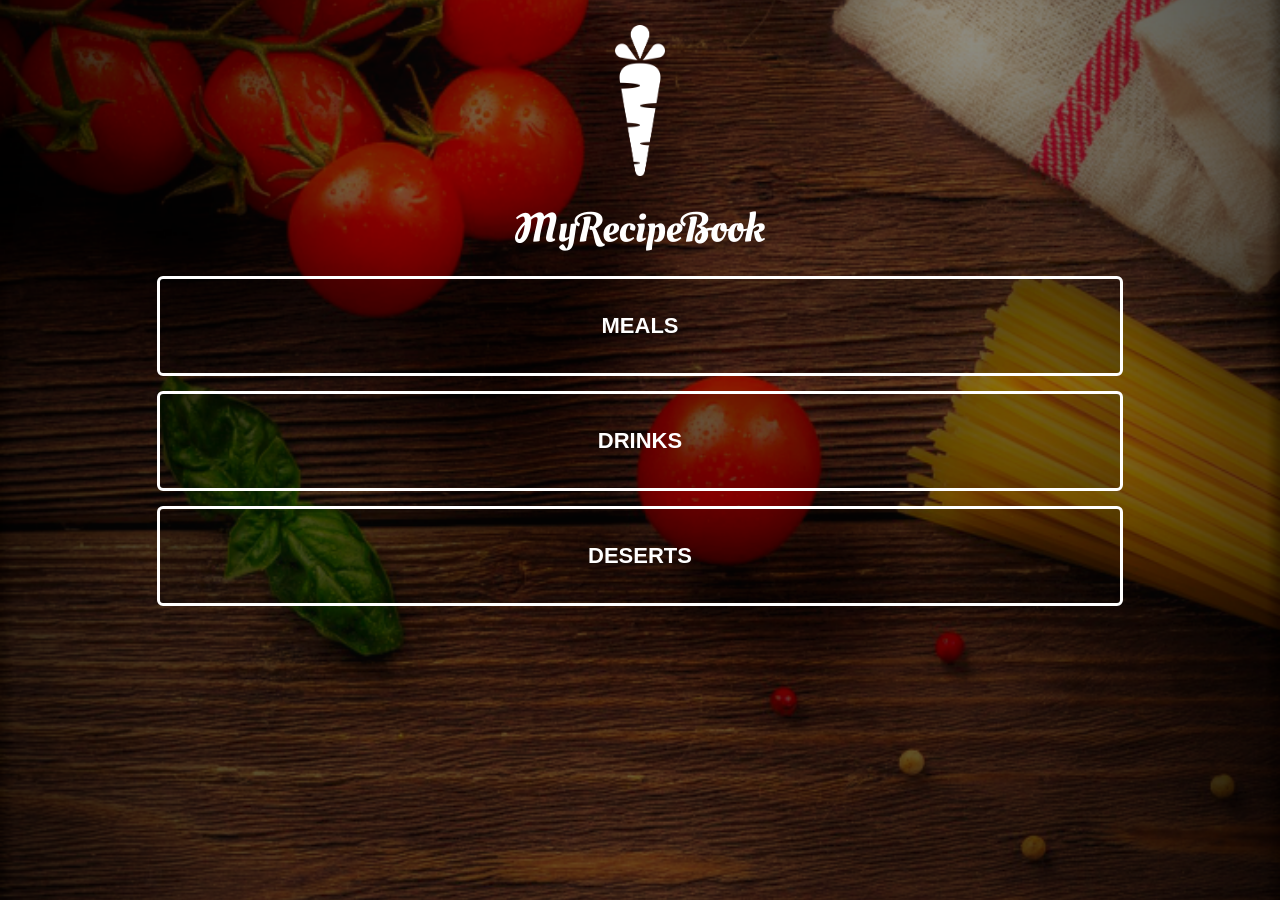
<file: index.html>
<!DOCTYPE html>
<html lang="en">
    <head>
        <meta charset="UTF-8" />
        <title>My Recipe Book</title>
        <link rel="stylesheet" href="style.css">
    </head>
    
    <body class="body-home">
        <div id="home">
            
            <img src="images/logo-img.png" id="home-logo-img">
            <img src="images/logo-text.png" id="home-logo-text">
            
        <div class="home-menu">
            
            <a href="meals.html" class="home-menu-item">
                <p>Meals</p>
            </a>
            
            <a href="drinks.html" class="home-menu-item">
                <p>Drinks</p>
            </a>
            
            <a href="deserts.html" class="home-menu-item">
                <p>Deserts</p>
            </a>
            
        </div>    
                             
        </div>
    </body>
</html>
</file>
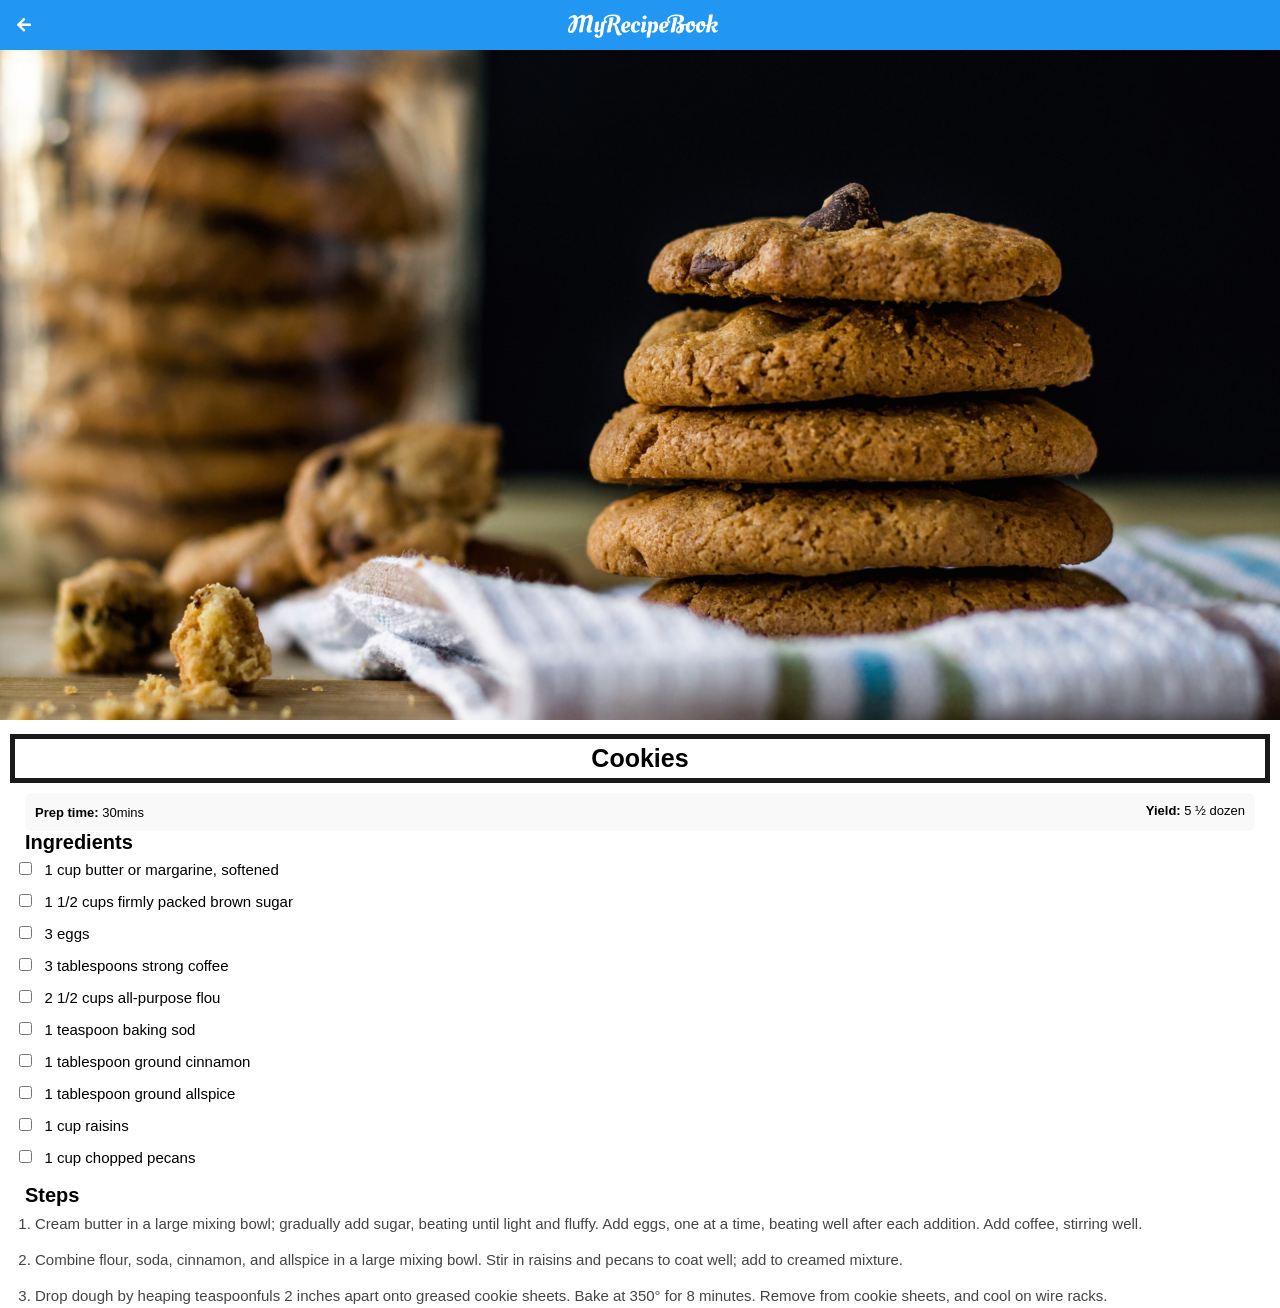
<file: cookies.html>
<!DOCTYPE html>
<html lang="en">
    <head>
        <meta charset="UTF-8" />
        <title>My Recipe Book | Meals | Cookies</title>
        <link rel="stylesheet" href="style.css">
        <link rel="stylesheet" href="fontAwesome/css/all.css">
    </head>
    
    <body class="body-recipes">
        
        <div class="header">
            <a href="meals.html">
                <i class="fas fa-arrow-left"></i>
            </a>
            
            <img src="images/logo-text.png">
        </div>
        
        <div id="recope">
            
            <div class="recipe-details">
                <img src="images/cookies.png">
                
                <h1>Cookies</h1>
                
                <div class="recipe-details-info">
                    <p><b>Prep time: </b>30mins</p>
                    <p style="float: right;"><b>Yield: </b>5 ½ dozen</p>
                </div>
                
                <div class="recipe-details-ingredients">
                    <h2>Ingredients</h2>
                    
                    <input id="check-01" type="checkbox">
                    <label for="check-01">1 cup butter or margarine, softened</label>
                    <br>
                    <input id="check-02" type="checkbox">
                    <label for="check-02">1 1/2 cups firmly packed brown sugar</label>
                    <br>
                    <input id="check-03" type="checkbox">
                    <label for="check-03">3 eggs</label>
                    <br>
                    <input id="check-04" type="checkbox">
                    <label for="check-04">3 tablespoons strong coffee</label>
                    <br>
                    <input id="check-05" type="checkbox">
                    <label for="check-05">2 1/2 cups all-purpose flou</label>
                    <br>
                    <input id="check-06" type="checkbox">
                    <label for="check-06">1 teaspoon baking sod</label>
                    <br>
                    <input id="check-07" type="checkbox">
                    <label for="check-07">1 tablespoon ground cinnamon</label>
                    <br>
                    <input id="check-08" type="checkbox">
                    <label for="check-08">1 tablespoon ground allspice</label>
                    <br>
                    <input id="check-09" type="checkbox">
                    <label for="check-09">1 cup raisins</label>
                    <br>
                    <input id="check-10" type="checkbox">
                    <label for="check-10">1 cup chopped pecans</label>
                </div>
                
                <div class="recipe-details-steps">
                    <h2>Steps</h2>
                    
                    <ol>
                        <li>Cream butter in a large mixing bowl; gradually add sugar, beating until light and fluffy. Add eggs, one at a time, beating well after each addition. Add coffee, stirring well.</li>
                        <li>Combine flour, soda, cinnamon, and allspice in a large mixing bowl. Stir in raisins and pecans to coat well; add to creamed mixture.</li>
                        <li>Drop dough by heaping teaspoonfuls 2 inches apart onto greased cookie sheets. Bake at 350° for 8 minutes. Remove from cookie sheets, and cool on wire racks.</li>
                    </ol>
                </div>
                
            </div>
                             
        </div>
    </body>
</html>
</file>
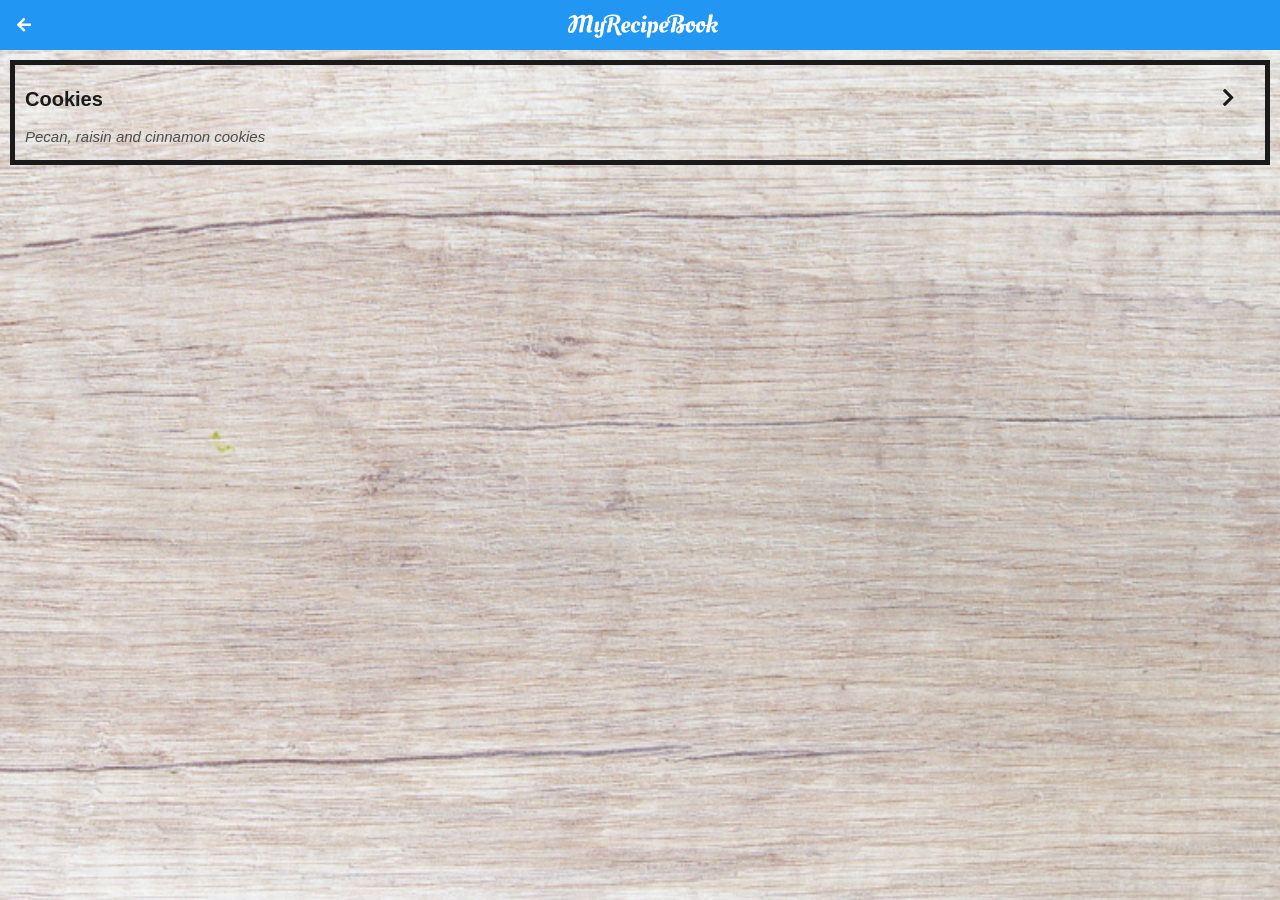
<file: deserts.html>
<!DOCTYPE html>
<html lang="en">
    <head>
        <meta charset="UTF-8" />
        <title>My Recipe Book | Meals</title>
        <link rel="stylesheet" href="style.css">
        <link rel="stylesheet" href="fontAwesome/css/all.css">
    </head>
    
    <body class="body-meals">
        
        <div class="header">
            <a href="index.html">
                <i class="fas fa-arrow-left"></i>
            </a>
            
            <img src="images/logo-text.png">
        </div>
        
        <div id="meals">
            
            <div class="meals-list">
            
                <a href="cookies.html">
                    <div class="meals-list-item">
                        <h1>Cookies<i class="fas fa-chevron-right"></i></h1>
                        
                        <p>Pecan, raisin and cinnamon cookies</p>
                    </div>
                </a>
                
            </div> 
                             
        </div>
    </body>
</html>
</file>
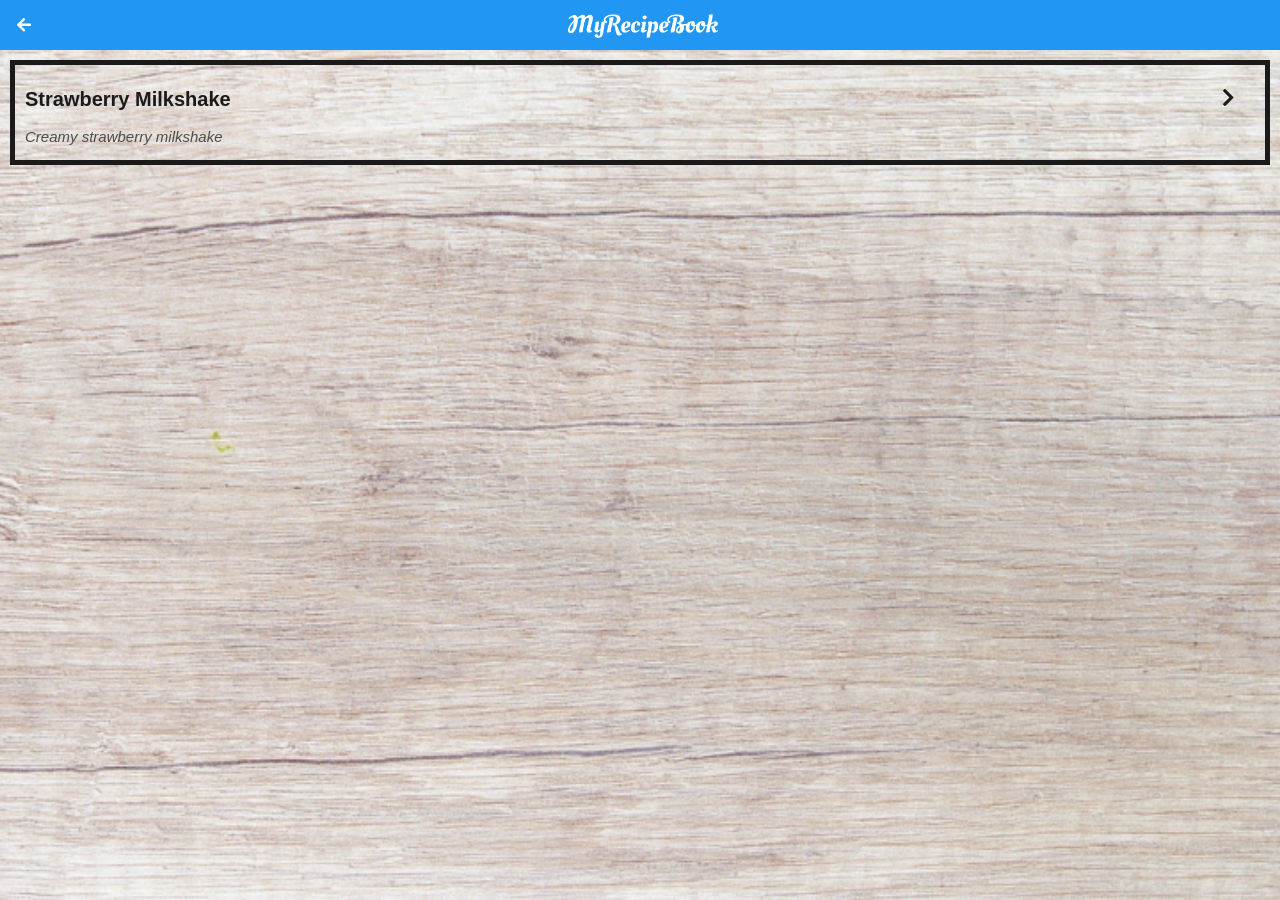
<file: drinks.html>
<!DOCTYPE html>
<html lang="en">
    <head>
        <meta charset="UTF-8" />
        <title>My Recipe Book | Drinks</title>
        <link rel="stylesheet" href="style.css">
        <link rel="stylesheet" href="fontAwesome/css/all.css">
    </head>
    
    <body class="body-meals">
        
        <div class="header">
            <a href="index.html">
                <i class="fas fa-arrow-left"></i>
            </a>
            
            <img src="images/logo-text.png">
        </div>
        
        <div id="meals">
            
            <div class="meals-list">
            
                <a href="strawberryMilkshake.html">
                    <div class="meals-list-item">
                        <h1>Strawberry Milkshake<i class="fas fa-chevron-right"></i></h1>
                        
                        <p>Creamy strawberry milkshake</p>
                    </div>
                </a>
                
            </div> 
                             
        </div>
    </body>
</html>
</file>
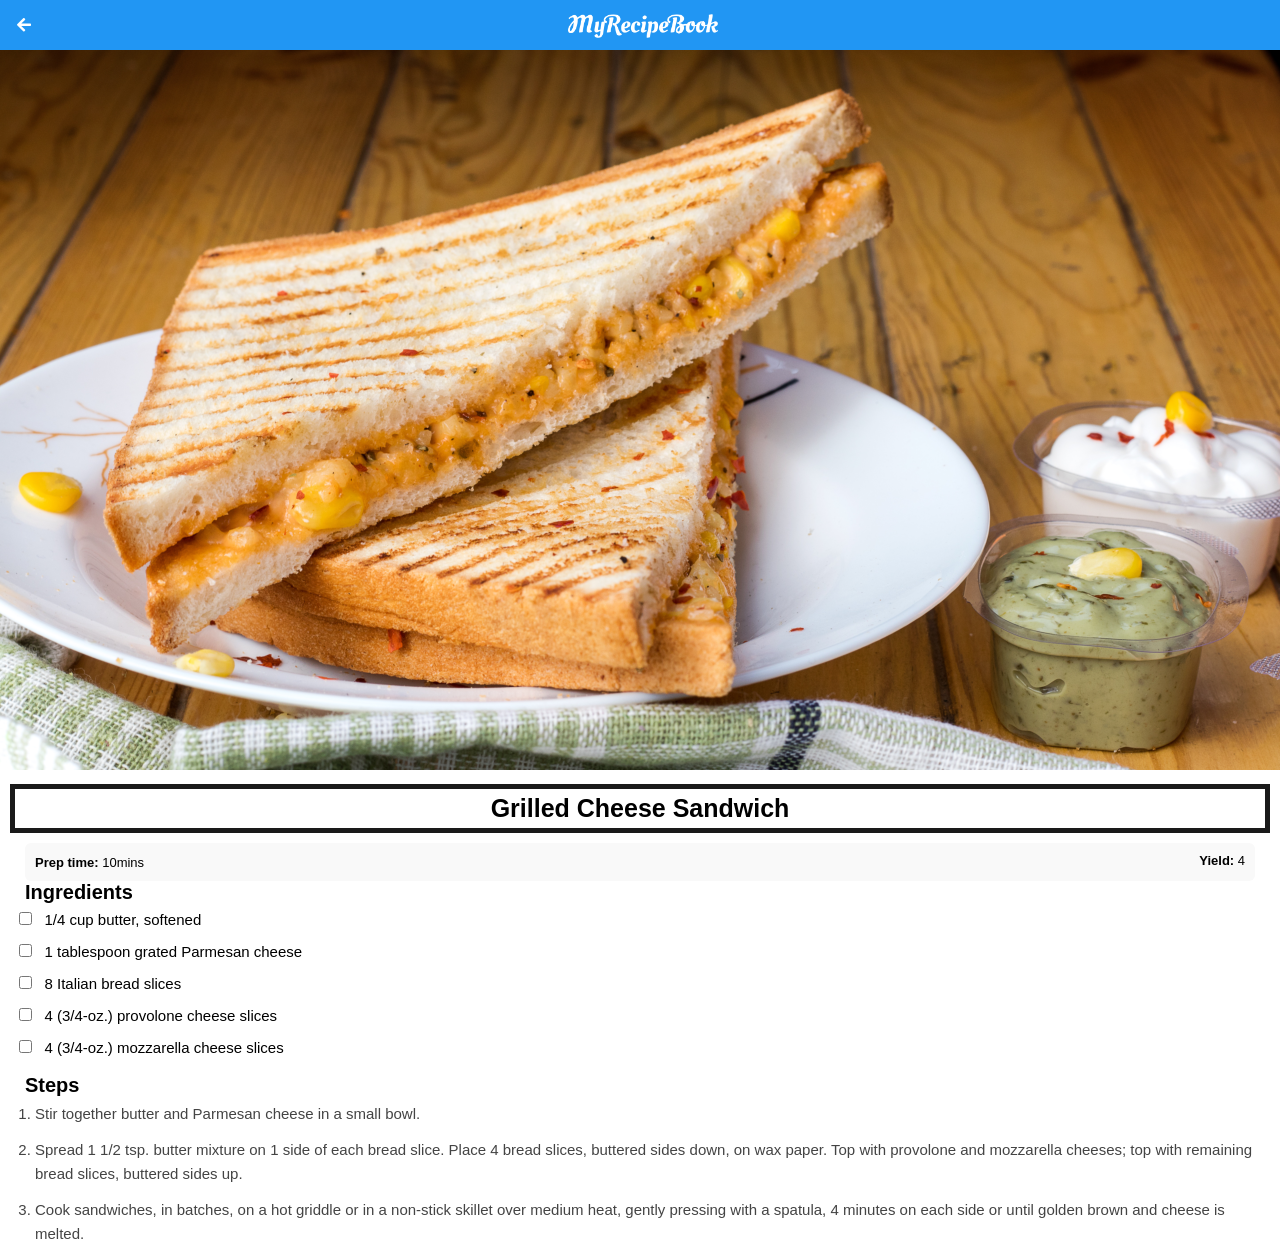
<file: grilledCheese.html>
<!DOCTYPE html>
<html lang="en">
    <head>
        <meta charset="UTF-8" />
        <title>My Recipe Book | Meals | Grilled Cheese</title>
        <link rel="stylesheet" href="style.css">
        <link rel="stylesheet" href="fontAwesome/css/all.css">
    </head>
    
    <body class="body-recipes">
        
        <div class="header">
            <a href="meals.html">
                <i class="fas fa-arrow-left"></i>
            </a>
            
            <img src="images/logo-text.png">
        </div>
        
        <div id="recipe">
            
            <div class="recipe-details">
                <img src="images/grilledCheese.png">
                
                <h1>Grilled Cheese Sandwich</h1>
                
                <div class="recipe-details-info">
                    <p><b>Prep time: </b>10mins</p>
                    <p style="float: right;"><b>Yield: </b>4</p>
                </div>
                
                <div class="recipe-details-ingredients">
                    <h2>Ingredients</h2>
                    
                    <input id="check-01" type="checkbox">
                    <label for="check-01">1/4 cup butter, softened</label>
                    <br>
                    <input id="check-02" type="checkbox">
                    <label for="check-02">1 tablespoon grated Parmesan cheese</label>
                    <br>
                    <input id="check-03" type="checkbox">
                    <label for="check-03">8 Italian bread slices</label>
                    <br>
                    <input id="check-04" type="checkbox">
                    <label for="check-04">4 (3/4-oz.) provolone cheese slices</label>
                    <br>
                    <input id="check-05" type="checkbox">
                    <label for="check-05">4 (3/4-oz.) mozzarella cheese slices</label>
                </div>
                
                <div class="recipe-details-steps">
                    <h2>Steps</h2>
                    
                    <ol>
                        <li>Stir together butter and Parmesan cheese in a small bowl.</li>
                        <li>Spread 1 1/2 tsp. butter mixture on 1 side of each bread slice. Place 4 bread slices, buttered sides down, on wax paper. Top with provolone and mozzarella cheeses; top with remaining bread slices, buttered sides up.</li>
                        <li>Cook sandwiches, in batches, on a hot griddle or in a non-stick skillet over medium heat, gently pressing with a spatula, 4 minutes on each side or until golden brown and cheese is melted.</li>
                    </ol>
                </div>
                
            </div>
                             
        </div>
    </body>
</html>
</file>
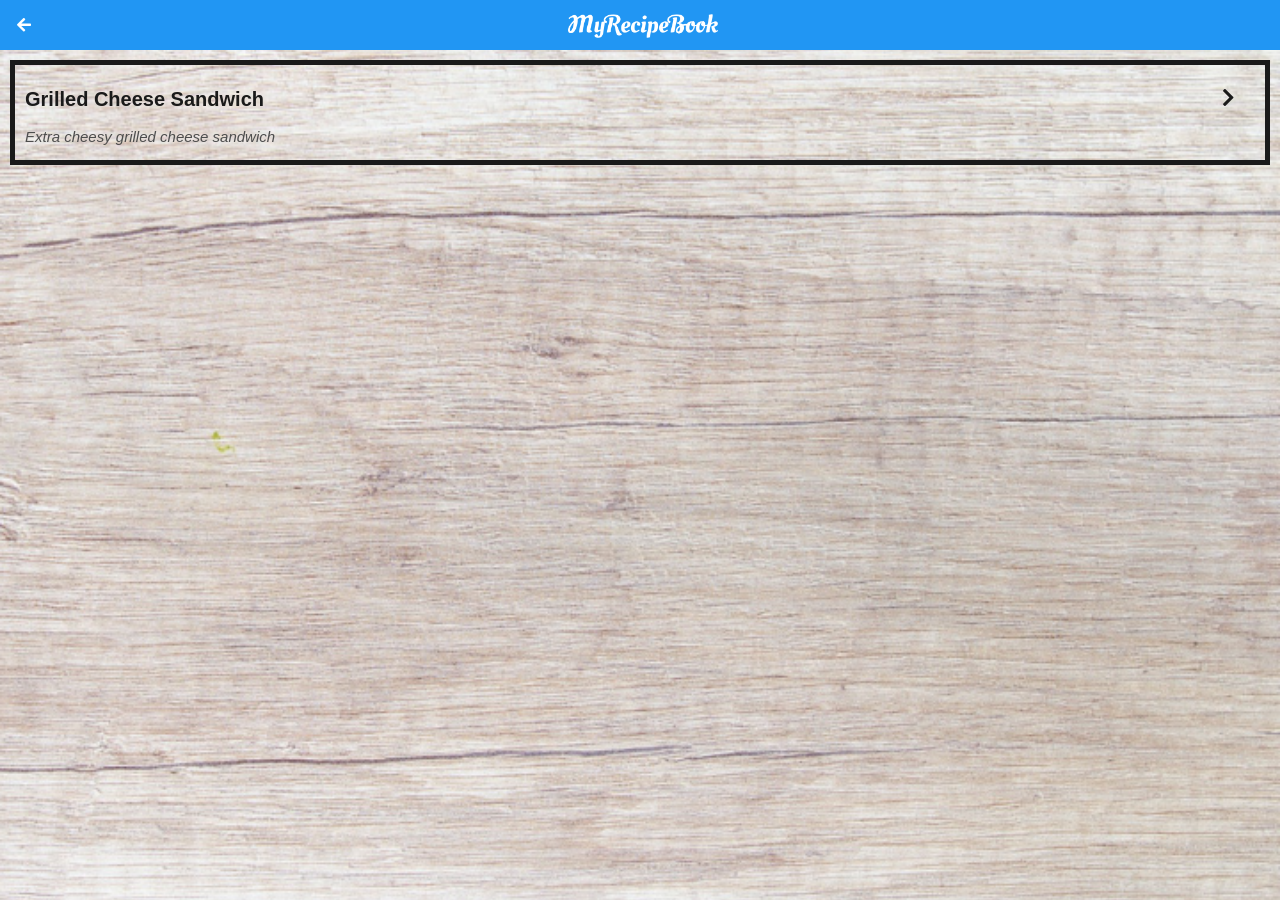
<file: meals.html>
<!DOCTYPE html>
<html lang="en">
    <head>
        <meta charset="UTF-8" />
        <title>My Recipe Book | Meals</title>
        <link rel="stylesheet" href="style.css">
        <link rel="stylesheet" href="fontAwesome/css/all.css">
    </head>
    
    <body class="body-meals">
        
        <div class="header">
            <a href="index.html">
                <i class="fas fa-arrow-left"></i>
            </a>
            
            <img src="images/logo-text.png">
        </div>
        
        <div id="meals">
            
            <div class="meals-list">
            
                <a href="grilledCheese.html">
                    <div class="meals-list-item">
                        <h1>Grilled Cheese Sandwich<i class="fas fa-chevron-right"></i></h1>
                        
                        <p>Extra cheesy grilled cheese sandwich</p>
                    </div>
                </a>
                
            </div> 
                             
        </div>
    </body>
</html>
</file>
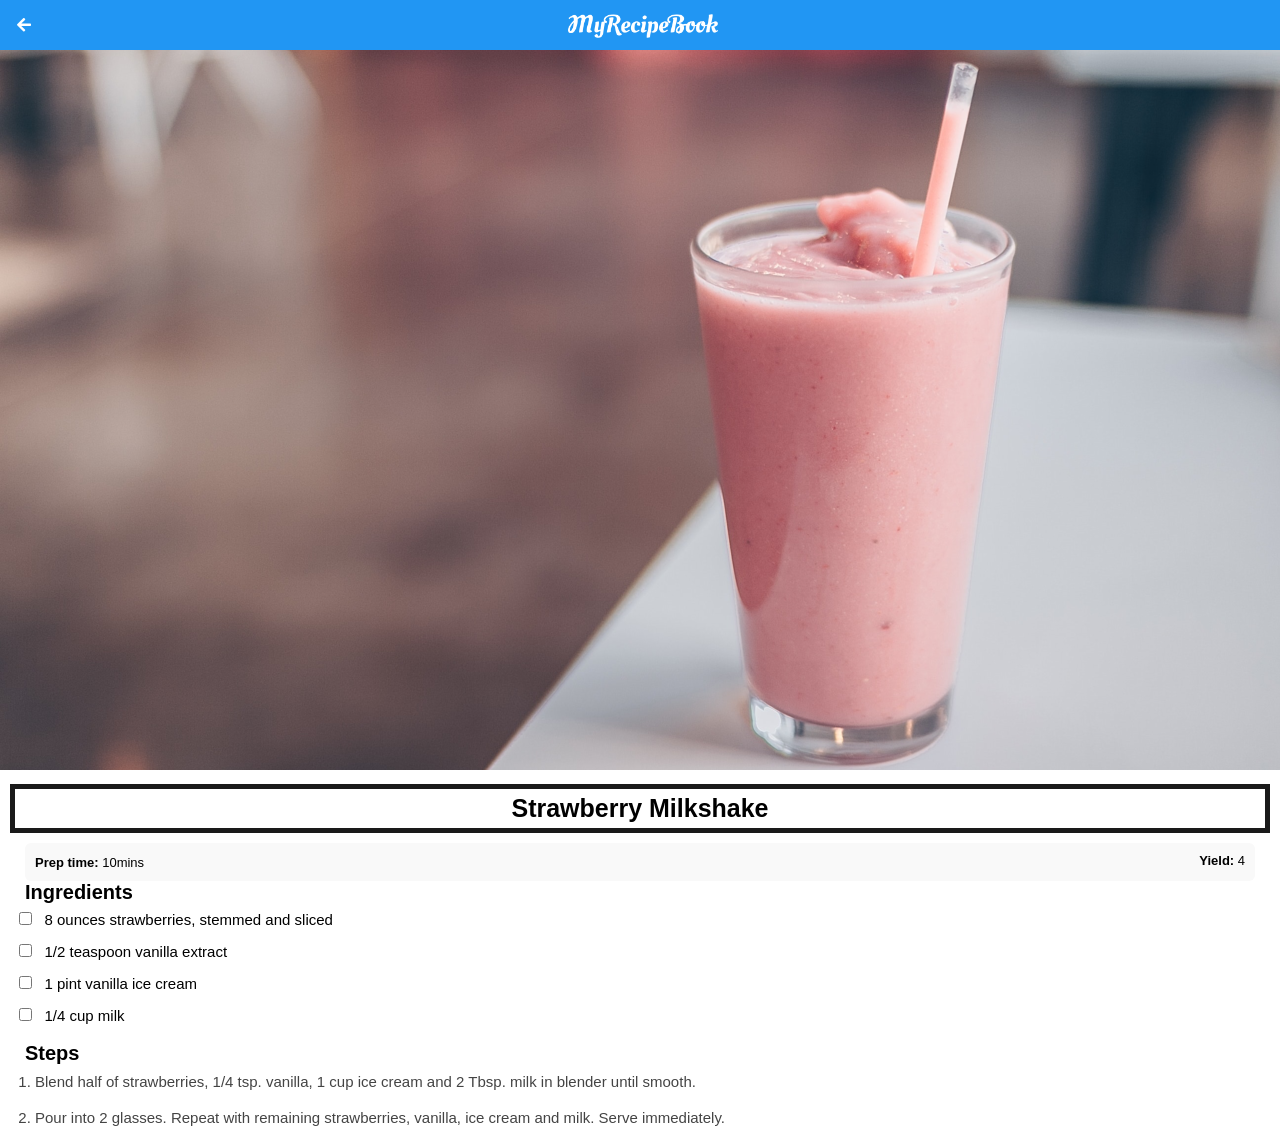
<file: strawberryMilkshake.html>
<!DOCTYPE html>
<html lang="en">
    <head>
        <meta charset="UTF-8" />
        <title>My Recipe Book | Meals | Strawberry Milkshake</title>
        <link rel="stylesheet" href="style.css">
        <link rel="stylesheet" href="fontAwesome/css/all.css">
    </head>
    
    <body class="body-recipes">
        
        <div class="header">
            <a href="meals.html">
                <i class="fas fa-arrow-left"></i>
            </a>
            
            <img src="images/logo-text.png">
        </div>
        
        <div id="recipe">
            
            <div class="recipe-details">
                <img src="images/strawberryMilkshake.png">
                
                <h1>Strawberry Milkshake</h1>
                
                <div class="recipe-details-info">
                    <p><b>Prep time: </b>10mins</p>
                    <p style="float: right;"><b>Yield: </b>4</p>
                </div>
                
                <div class="recipe-details-ingredients">
                    <h2>Ingredients</h2>
                    
                    <input id="check-01" type="checkbox">
                    <label for="check-01">8 ounces strawberries, stemmed and sliced</label>
                    <br>
                    <input id="check-02" type="checkbox">
                    <label for="check-02">1/2 teaspoon vanilla extract</label>
                    <br>
                    <input id="check-03" type="checkbox">
                    <label for="check-03">1 pint vanilla ice cream</label>
                    <br>
                    <input id="check-04" type="checkbox">
                    <label for="check-04">1/4 cup milk</label>
                  
                </div>
                
                <div class="recipe-details-steps">
                    <h2>Steps</h2>
                    
                    <ol>
                        <li>Blend half of strawberries, 1/4 tsp. vanilla, 1 cup ice cream and 2 Tbsp. milk in blender until smooth.</li>
                        <li>Pour into 2 glasses. Repeat with remaining strawberries, vanilla, ice cream and milk. Serve immediately.</li>
                        
                    </ol>
                </div>
                
            </div>
                             
        </div>
    </body>
</html>
</file>
<file: style.css>
html {
    height: 100%;
}

body {
    font-family: sans-serif;
    
    margin: 0;
    padding: 0;
    
    height: 100%;
}

.body-home {
    background-image: url('images/background-01-port.png');
    background-position: center;
    background-attachment: fixed;
    background-repeat: no-repeat;
    background-size: cover;
}

.body-meals {
    background-image: url('images/background-02-port.png');
    background-position: center;
    background-attachment: fixed;
    background-repeat: no-repeat;
    background-size: cover;
}

/*========== CUSTOM CHECKBOXES ==========*/

.input[type=checkbox] {
    display: none;
}

.input[type=checkbox] + label {
    cursor: pointer;
    display: inline-block;
    position: relative;
    padding-left: 5px; /* Gives a tiny breathing room */
}

.input[type=checkbox] + label:before {
    font-family: "FontAwesome";
    display: inline-block;
    content: "\f0c8"; /* Unchecked square */
    margin-right: 8px; /* Replaces letter-spacing for cleaner alignment */
    font-size: 18px;
    vertical-align: middle;
}

.input[type=checkbox]:checked + label:before {
    content: "\f14a"; /* Checked square */
    color: #2196f3; /* Highlights checked items nicely in theme blue */
}

/*========== HEADER ==========*/

.header {
    background-color: #2196f3;
    width: 100%;
    height: 50px;
    top: 0;
    
    position: fixed;
    overflow: hidden;
    
    text-align: center;
}

.header i {
    float: left;
    padding: 17px 0 0 17px;
    color: #ffffff;
}

.header img {
    width: 150px;
    padding-top: 14px;
    padding-right: 25px;
}

/*========== HOME PAGE ==========*/

#home-logo-img {
    width: 50px;
    display: block;
    margin: auto;
    padding: 25px 10px 10px 10px;
}

#home-logo-text {
    width: auto;
    display: block;
    margin: auto;
    padding: 25px
}

/*========== HOME PAGE MENU ==========*/

.home-menu-item {
    text-decoration: none;
    text-transform: uppercase;
    color: #ffffff;
    font-size: 22px;
    font-weight: bold;
    text-align: center;
    border: 3px solid #ffffff;
    background-color: rgba(0, 0, 0, 0.2); /* Slight transparent backdrop for readability */
    border-radius: 6px; /* Softened corners */
    display: block;
    margin: 0 auto 15px auto;
    width: 75%;
    padding: 12px 0;
    transition: background 0.2s;
}

.home-menu-item:hover {
    background-color: rgba(255, 255, 255, 0.2);
}
/*========== MEALS PAGE ==========*/

#meals {
    padding-top: 50px;
}

/*========== MEALS PAGE MENU ==========*/

.meals-list a {
    text-decoration: none;
}

.meals-list-item {
    border: 5px solid #1a1a1a;
    margin: 10px;
}

.meals-list-item h1 {
    font-weight: bold;
    font-size: 20px;
    color: #1a1a1a;
    padding: 10px;
}

.meals-list-item i{
    float: right;
    color: #1a1a1a;
    padding-right: 20px
}

.meals-list-item p {
    font-size: 15px;
    font-style: italic;
    color: #4d4d4d;
    margin-top: -7px;
    padding-left: 10px;
}

/*========== RECIPE PAGE ==========*/

#recipe {
    padding-top: 50px; 
}

/*========== RECIPE DETAILS  ==========*/

.recipe-details img {
    width: 100%;
}

.recipe-details h1 {
    font-size: 25px;
    text-align: center;
    border: 5px solid #1a1a1a;
    margin: 10px;
    padding: 5px;
}

.recipe-details h2 {
    font-size: 20px;
    text-align: left;
    margin: 0;
    margin-left: 10px;
    
}

.recipe-details-info {
    margin: 0 25px;
    padding: 10px;
    background: #f9f9f9;
    border-radius: 6px;
}

.recipe-details-info p {
    font-size: 13px;
    display: inline-block;
    margin: 0;
}

.recipe-details-ingredients {
    margin: 0 15px;
}

.recipe-details-ingredients label {
    line-height: 32px;
    margin-left: 5px;
    font-size: 15px;
}

.recipe-details-steps {
    padding-top: 10px;
    margin: 0 15px;
}

.recipe-details-steps ol {
    padding-left: 20px;
    margin-top: 5px;
}

.recipe-details-steps li {
    font-size: 15px;
    line-height: 24px;
    margin-bottom: 12px;
    color: #444;
}
</file>
